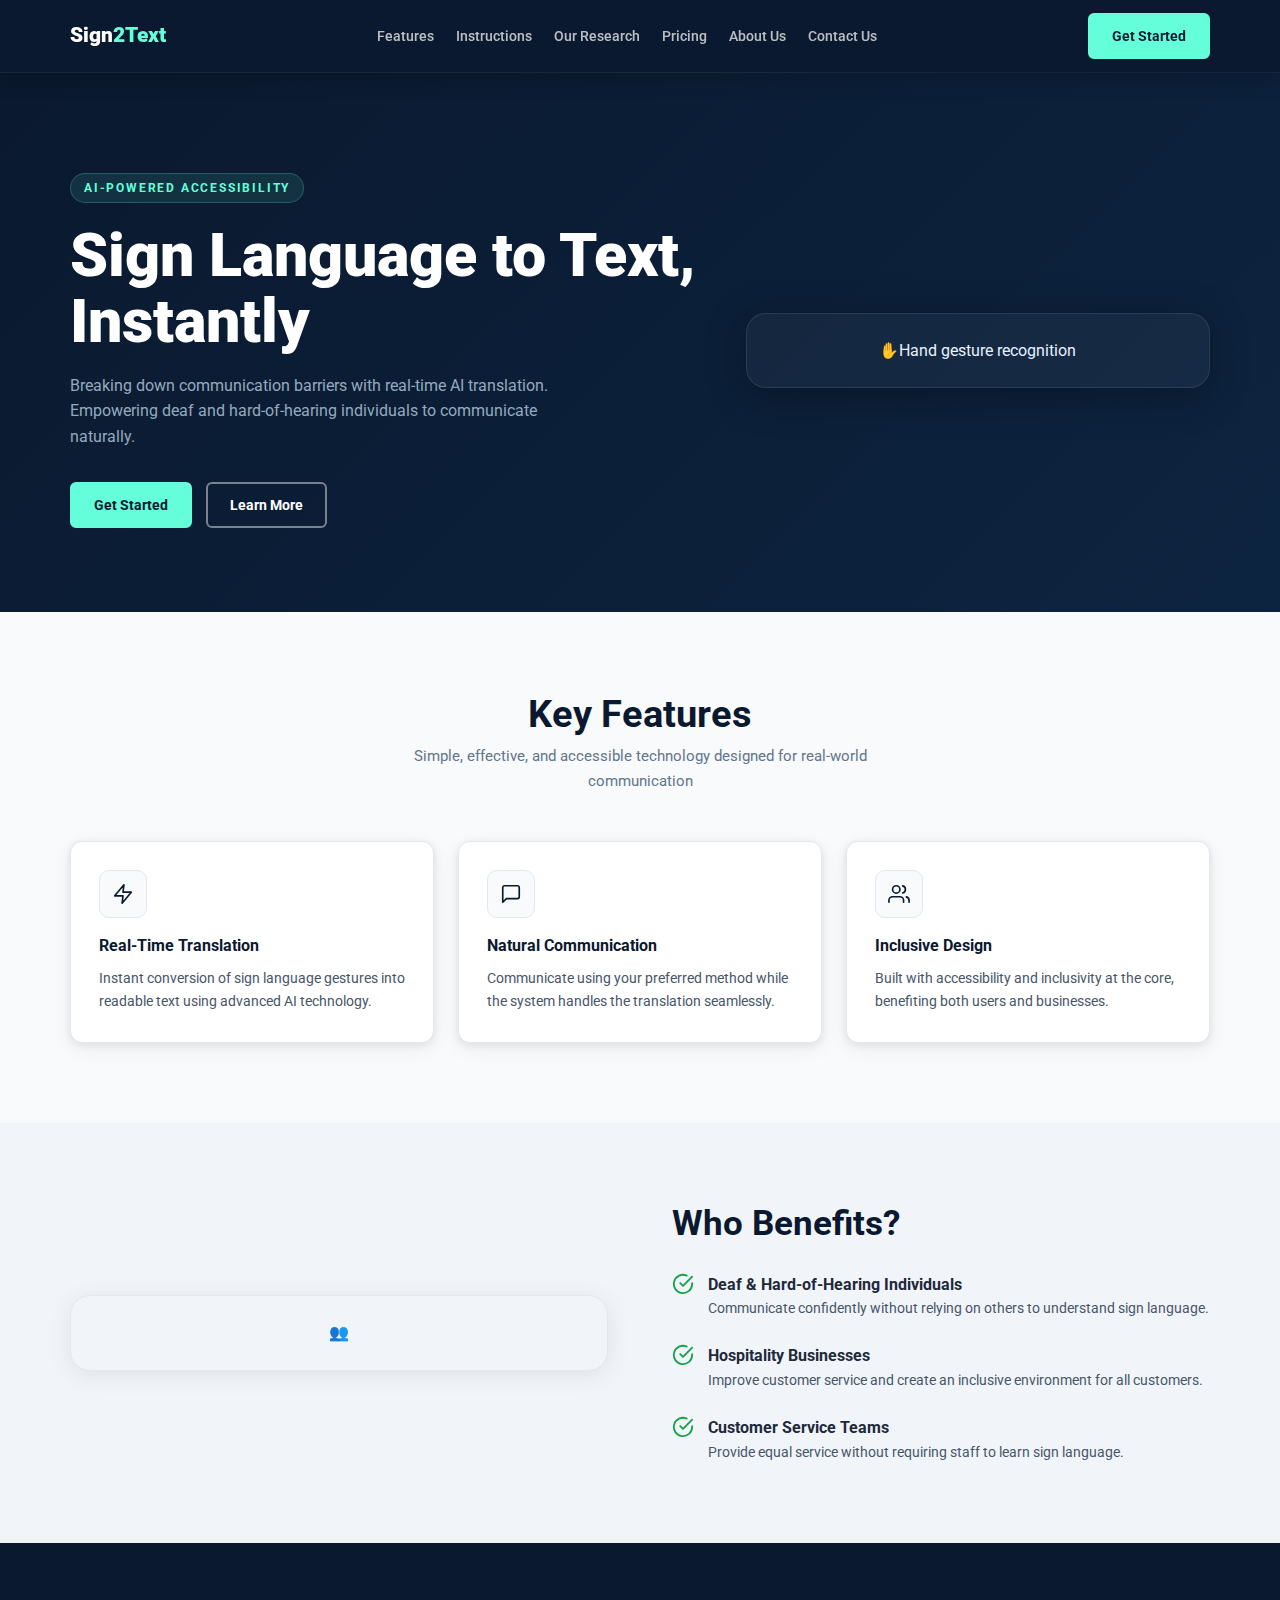
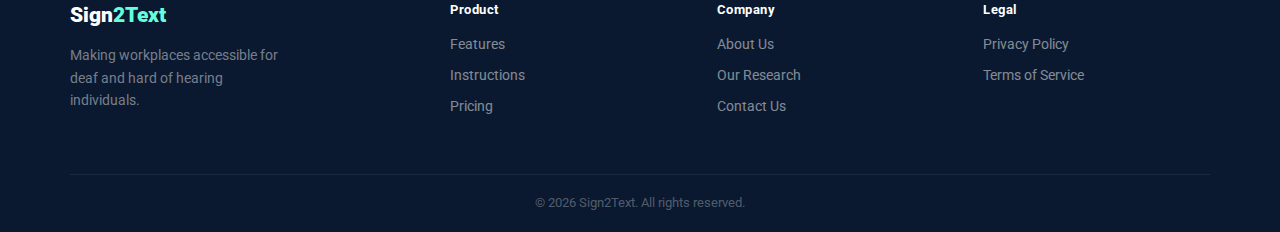
<file: index.html>
<!DOCTYPE html>
<html lang="en">
<head>
  <meta charset="UTF-8" />
  <meta name="viewport" content="width=device-width, initial-scale=1.0" />
  <title>Sign2Text | Sign Language to Text, Instantly</title>
  <link rel="preconnect" href="https://fonts.googleapis.com">
  <link rel="preconnect" href="https://fonts.gstatic.com" crossorigin>
  <link href="https://fonts.googleapis.com/css2?family=Roboto:wght@300;400;500;700;900&display=swap" rel="stylesheet">
  <link rel="stylesheet" href="style.css" />
</head>
<body>

  <header class="site-header">
    <div class="container nav-wrap">
      <a class="logo" href="index.html">Sign<span>2Text</span></a>
      <nav class="main-nav">
        <a href="feature.html">Features</a>
        <a href="instructions.html">Instructions</a>
        <a href="research.html">Our Research</a>
        <a href="pricing.html">Pricing</a>
        <a href="about.html">About Us</a>
        <a href="contact.html">Contact Us</a>
      </nav>
      <a class="btn btn-primary" href="feature.html">Get Started</a>
    </div>
  </header>

  <main>

    <!-- HERO -->
    <section class="hero">
      <div class="container hero-grid">
        <div>
          <span class="hero-pill">AI-Powered Accessibility</span>
          <h1>Sign Language to Text, Instantly</h1>
          <p class="hero-copy">
            Breaking down communication barriers with real-time AI translation.
            Empowering deaf and hard-of-hearing individuals to communicate naturally.
          </p>
          <div class="hero-actions">
            <a class="btn btn-primary" href="feature.html">Get Started</a>
            <a class="btn btn-outline-light" href="instructions.html">Learn More</a>
          </div>
        </div>
        <div class="hero-visual">
          <div class="hero-sign">✋</div>
          <p>Hand gesture recognition</p>
        </div>
      </div>
    </section>

    <!-- KEY FEATURES -->
    <section class="section">
      <div class="container">
        <div class="section-head">
          <h2>Key Features</h2>
          <p>Simple, effective, and accessible technology designed for real-world communication</p>
        </div>
        <div class="cards-grid three">

          <article class="card">
            <div class="icon-box">
              <svg viewBox="0 0 24 24"><polygon points="13 2 3 14 12 14 11 22 21 10 12 10 13 2"/></svg>
            </div>
            <h3>Real-Time Translation</h3>
            <p>Instant conversion of sign language gestures into readable text using advanced AI technology.</p>
          </article>

          <article class="card">
            <div class="icon-box">
              <svg viewBox="0 0 24 24"><path d="M21 15a2 2 0 0 1-2 2H7l-4 4V5a2 2 0 0 1 2-2h14a2 2 0 0 1 2 2z"/></svg>
            </div>
            <h3>Natural Communication</h3>
            <p>Communicate using your preferred method while the system handles the translation seamlessly.</p>
          </article>

          <article class="card">
            <div class="icon-box">
              <svg viewBox="0 0 24 24"><path d="M17 21v-2a4 4 0 0 0-4-4H5a4 4 0 0 0-4 4v2"/><circle cx="9" cy="7" r="4"/><path d="M23 21v-2a4 4 0 0 0-3-3.87"/><path d="M16 3.13a4 4 0 0 1 0 7.75"/></svg>
            </div>
            <h3>Inclusive Design</h3>
            <p>Built with accessibility and inclusivity at the core, benefiting both users and businesses.</p>
          </article>

        </div>
      </div>
    </section>

    <!-- WHO BENEFITS -->
    <section class="section alt">
      <div class="container split-layout">
        <div class="split-visual">👥</div>
        <div>
          <h2 style="font-size:clamp(1.7rem,3.5vw,2.2rem);color:var(--navy);margin-bottom:28px;line-height:1.15;">Who Benefits?</h2>
          <div class="check-list">

            <div class="check-item">
              <svg viewBox="0 0 24 24"><path d="M22 11.08V12a10 10 0 1 1-5.93-9.14"/><polyline points="22 4 12 14.01 9 11.01"/></svg>
              <div>
                <h4>Deaf &amp; Hard-of-Hearing Individuals</h4>
                <p>Communicate confidently without relying on others to understand sign language.</p>
              </div>
            </div>

            <div class="check-item">
              <svg viewBox="0 0 24 24"><path d="M22 11.08V12a10 10 0 1 1-5.93-9.14"/><polyline points="22 4 12 14.01 9 11.01"/></svg>
              <div>
                <h4>Hospitality Businesses</h4>
                <p>Improve customer service and create an inclusive environment for all customers.</p>
              </div>
            </div>

            <div class="check-item">
              <svg viewBox="0 0 24 24"><path d="M22 11.08V12a10 10 0 1 1-5.93-9.14"/><polyline points="22 4 12 14.01 9 11.01"/></svg>
              <div>
                <h4>Customer Service Teams</h4>
                <p>Provide equal service without requiring staff to learn sign language.</p>
              </div>
            </div>

          </div>
        </div>
      </div>
    </section>

  </main>

  <footer class="site-footer">
    <div class="container">
      <div class="footer-grid">
        <div class="footer-brand">
          <a class="logo" href="index.html">Sign<span>2Text</span></a>
          <p class="footer-tagline">Making workplaces accessible for deaf and hard of hearing individuals.</p>
        </div>
        <div class="footer-col">
          <h4>Product</h4>
          <a href="feature.html">Features</a>
          <a href="instructions.html">Instructions</a>
          <a href="pricing.html">Pricing</a>
        </div>
        <div class="footer-col">
          <h4>Company</h4>
          <a href="about.html">About Us</a>
          <a href="research.html">Our Research</a>
          <a href="contact.html">Contact Us</a>
        </div>
        <div class="footer-col">
          <h4>Legal</h4>
          <a href="#">Privacy Policy</a>
          <a href="#">Terms of Service</a>
        </div>
      </div>
      <div class="footer-bottom">© 2026 Sign2Text. All rights reserved.</div>
    </div>
  </footer>

</body>
</html>
</file>
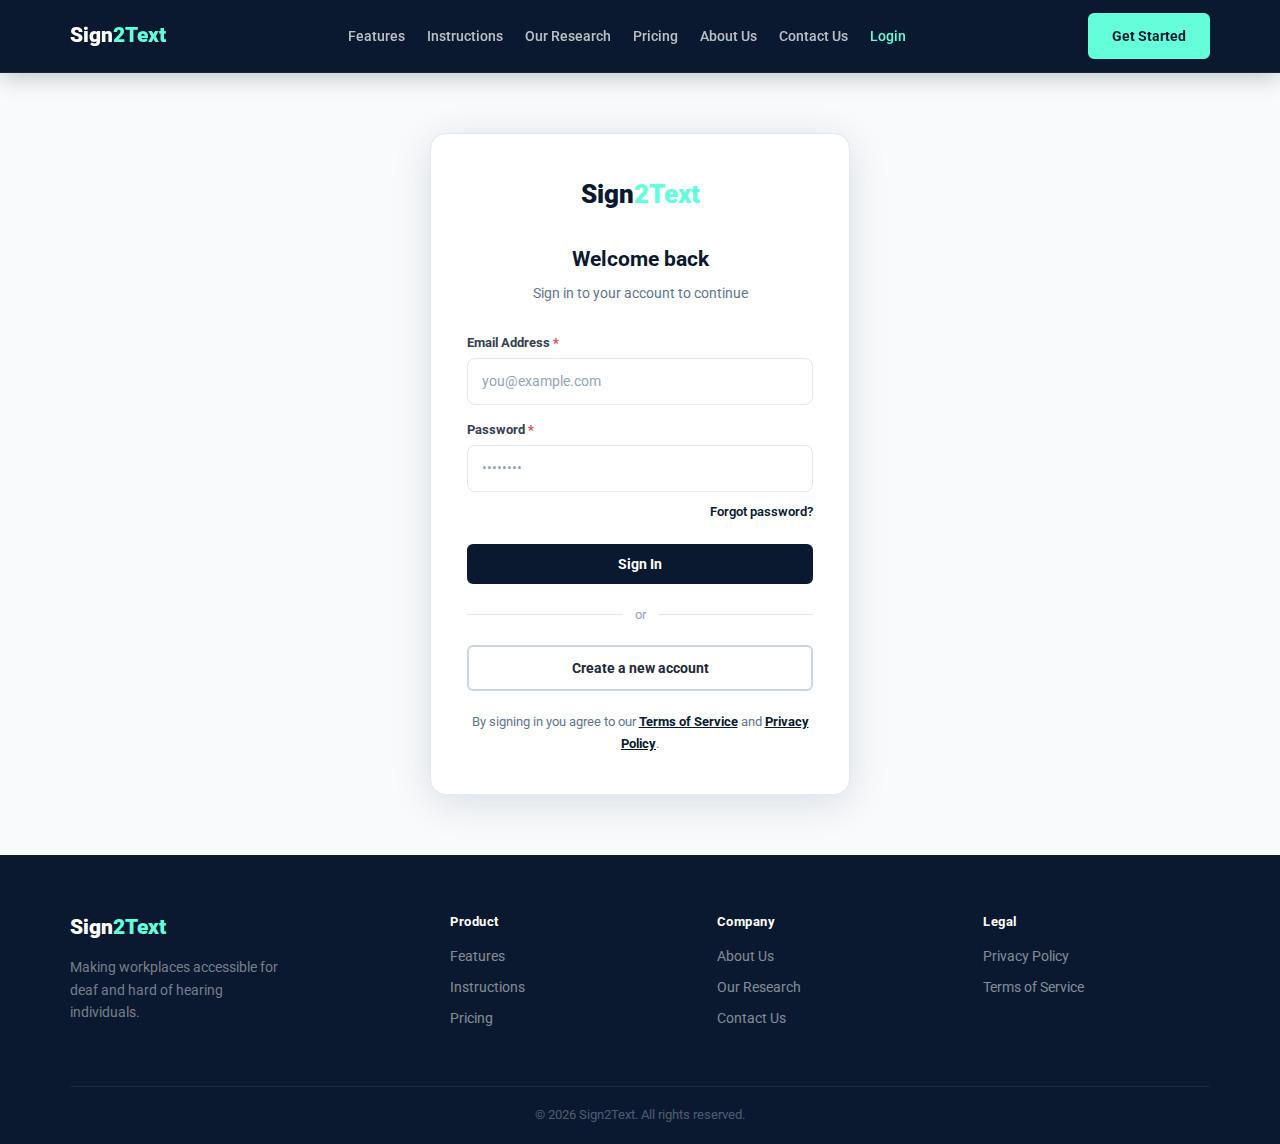
<file: login.html>
<!DOCTYPE html>
<html lang="en">
<head>
  <meta charset="UTF-8" />
  <meta name="viewport" content="width=device-width, initial-scale=1.0" />
  <title>Sign2Text | Login</title>
  <link rel="preconnect" href="https://fonts.googleapis.com">
  <link rel="preconnect" href="https://fonts.gstatic.com" crossorigin>
  <link href="https://fonts.googleapis.com/css2?family=Roboto:wght@300;400;500;700;900&display=swap" rel="stylesheet">
  <link rel="stylesheet" href="style.css" />

  <!-- Internal CSS -->
  <style>
    .login-wrapper {
      min-height: calc(100vh - 72px - 180px);
      display: flex;
      align-items: center;
      justify-content: center;
      padding: 60px 24px;
      background: var(--bg);
    }
    .login-card {
      background: #fff;
      border: 1px solid var(--border);
      border-radius: 16px;
      padding: 40px 36px;
      width: 100%;
      max-width: 420px;
      box-shadow: 0 8px 40px rgba(10,25,47,0.12);
    }
    .login-logo {
      text-align: center;
      margin-bottom: 28px;
    }
    .login-logo span {
      font-size: 1.6rem;
      font-weight: 900;
      color: var(--navy);
    }
    .login-logo span em {
      color: var(--cyan);
      font-style: normal;
    }
    .login-card h1 {
      font-size: 1.3rem;
      font-weight: 700;
      color: var(--navy);
      text-align: center;
      margin-bottom: 6px;
    }
    .login-card .sub {
      text-align: center;
      font-size: 0.87rem;
      color: #64748b;
      margin-bottom: 28px;
    }
    .login-footer-text {
      text-align: center;
      font-size: 0.84rem;
      color: #64748b;
      margin-top: 20px;
    }
    .login-footer-text a {
      color: var(--navy);
      font-weight: 700;
      text-decoration: underline;
    }
    .divider-text {
      display: flex;
      align-items: center;
      gap: 12px;
      margin: 20px 0;
      color: #94a3b8;
      font-size: 0.82rem;
    }
    .divider-text::before,
    .divider-text::after {
      content: '';
      flex: 1;
      height: 1px;
      background: var(--border);
    }
    .forgot-link {
      font-size: 0.82rem;
      color: var(--navy);
      font-weight: 600;
      text-align: right;
      display: block;
      margin-top: 4px;
    }
    .forgot-link:hover { text-decoration: underline; }
  </style>
</head>
<body>

  <header class="site-header">
    <div class="container nav-wrap">
      <a class="logo" href="index.html">Sign<span>2Text</span></a>
      <nav class="main-nav">
        <a href="feature.html">Features</a>
        <a href="instructions.html">Instructions</a>
        <a href="research.html">Our Research</a>
        <a href="pricing.html">Pricing</a>
        <a href="about.html">About Us</a>
        <a href="contact.html">Contact Us</a>
        <a href="login.html" class="active">Login</a>
      </nav>
      <a class="btn btn-primary" href="feature.html">Get Started</a>
    </div>
  </header>

  <main>
    <div class="login-wrapper">
      <div class="login-card">

        <div class="login-logo">
          <span>Sign<em>2Text</em></span>
        </div>

        <h1>Welcome back</h1>
        <p class="sub">Sign in to your account to continue</p>

        <form class="cform" action="#" method="post">
          <div class="form-field">
            <label for="loginEmail">Email Address <span>*</span></label>
            <input id="loginEmail" type="email" placeholder="you@example.com" required />
          </div>
          <div class="form-field">
            <label for="loginPassword">Password <span>*</span></label>
            <input id="loginPassword" type="password" placeholder="••••••••" required />
            <a class="forgot-link" href="contact.html">Forgot password?</a>
          </div>
          <button type="submit" class="btn btn-dark full" style="margin-top:8px;">Sign In</button>
        </form>

        <div class="divider-text">or</div>

        <a class="btn btn-secondary full" href="contact.html">Create a new account</a>

        <p class="login-footer-text">
          By signing in you agree to our
          <a href="terms.html">Terms of Service</a> and
          <a href="privacy.html">Privacy Policy</a>.
        </p>

      </div>
    </div>
  </main>

  <footer class="site-footer">
    <div class="container">
      <div class="footer-grid">
        <div class="footer-brand">
          <a class="logo" href="index.html">Sign<span>2Text</span></a>
          <p class="footer-tagline">Making workplaces accessible for deaf and hard of hearing individuals.</p>
        </div>
        <div class="footer-col">
          <h4>Product</h4>
          <a href="feature.html">Features</a>
          <a href="instructions.html">Instructions</a>
          <a href="pricing.html">Pricing</a>
        </div>
        <div class="footer-col">
          <h4>Company</h4>
          <a href="about.html">About Us</a>
          <a href="research.html">Our Research</a>
          <a href="contact.html">Contact Us</a>
        </div>
        <div class="footer-col">
          <h4>Legal</h4>
          <a href="privacy.html">Privacy Policy</a>
          <a href="terms.html">Terms of Service</a>
        </div>
      </div>
      <div class="footer-bottom">© 2026 Sign2Text. All rights reserved.</div>
    </div>
  </footer>

</body>
</html>
</file>
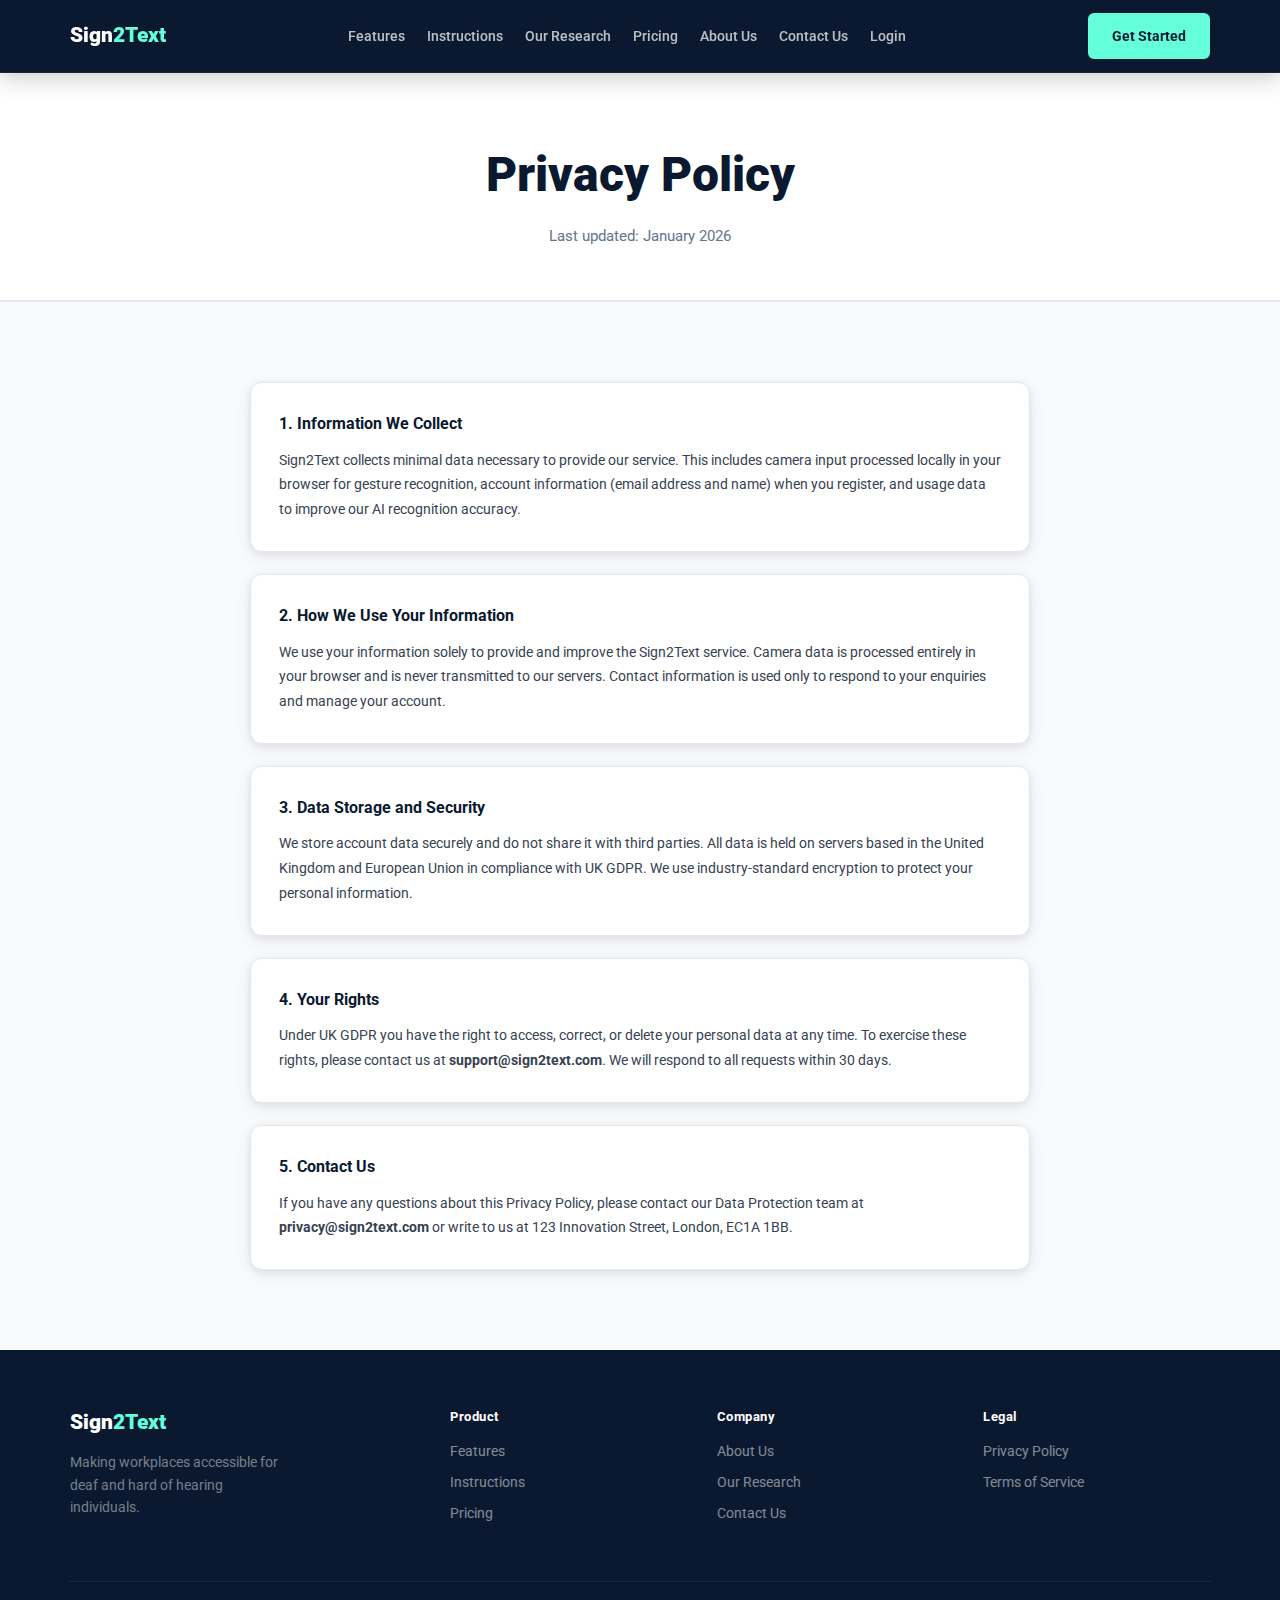
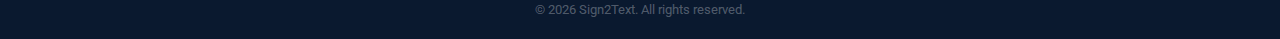
<file: privacy.html>
<!DOCTYPE html>
<html lang="en">
<head>
  <meta charset="UTF-8" />
  <meta name="viewport" content="width=device-width, initial-scale=1.0" />
  <title>Sign2Text | Privacy Policy</title>
  <link rel="preconnect" href="https://fonts.googleapis.com">
  <link rel="preconnect" href="https://fonts.gstatic.com" crossorigin>
  <link href="https://fonts.googleapis.com/css2?family=Roboto:wght@300;400;500;700;900&display=swap" rel="stylesheet">
  <link rel="stylesheet" href="style.css" />
</head>
<body>

  <header class="site-header">
    <div class="container nav-wrap">
      <a class="logo" href="index.html">Sign<span>2Text</span></a>
      <nav class="main-nav">
        <a href="feature.html">Features</a>
        <a href="instructions.html">Instructions</a>
        <a href="research.html">Our Research</a>
        <a href="pricing.html">Pricing</a>
        <a href="about.html">About Us</a>
        <a href="contact.html">Contact Us</a>
        <a href="login.html">Login</a>
      </nav>
      <a class="btn btn-primary" href="feature.html">Get Started</a>
    </div>
  </header>

  <div class="page-hero">
    <h1>Privacy Policy</h1>
    <p>Last updated: January 2026</p>
  </div>
  <hr class="divider">

  <main>
    <section class="section">
      <div class="container narrow">
        <div class="research-body">

          <div class="solution-box">
            <h3>1. Information We Collect</h3>
            <p>
              Sign2Text collects minimal data necessary to provide our service. This includes camera input processed
              locally in your browser for gesture recognition, account information (email address and name) when you
              register, and usage data to improve our AI recognition accuracy.
            </p>
          </div>

          <div class="solution-box">
            <h3>2. How We Use Your Information</h3>
            <p>
              We use your information solely to provide and improve the Sign2Text service. Camera data is processed
              entirely in your browser and is never transmitted to our servers. Contact information is used only to
              respond to your enquiries and manage your account.
            </p>
          </div>

          <div class="solution-box">
            <h3>3. Data Storage and Security</h3>
            <p>
              We store account data securely and do not share it with third parties. All data is held on servers
              based in the United Kingdom and European Union in compliance with UK GDPR. We use industry-standard
              encryption to protect your personal information.
            </p>
          </div>

          <div class="solution-box">
            <h3>4. Your Rights</h3>
            <p>
              Under UK GDPR you have the right to access, correct, or delete your personal data at any time.
              To exercise these rights, please contact us at <strong>support@sign2text.com</strong>. We will
              respond to all requests within 30 days.
            </p>
          </div>

          <div class="solution-box">
            <h3>5. Contact Us</h3>
            <p>
              If you have any questions about this Privacy Policy, please contact our Data Protection team at
              <strong>privacy@sign2text.com</strong> or write to us at 123 Innovation Street, London, EC1A 1BB.
            </p>
          </div>

        </div>
      </div>
    </section>
  </main>

  <footer class="site-footer">
    <div class="container">
      <div class="footer-grid">
        <div class="footer-brand">
          <a class="logo" href="index.html">Sign<span>2Text</span></a>
          <p class="footer-tagline">Making workplaces accessible for deaf and hard of hearing individuals.</p>
        </div>
        <div class="footer-col">
          <h4>Product</h4>
          <a href="feature.html">Features</a>
          <a href="instructions.html">Instructions</a>
          <a href="pricing.html">Pricing</a>
        </div>
        <div class="footer-col">
          <h4>Company</h4>
          <a href="about.html">About Us</a>
          <a href="research.html">Our Research</a>
          <a href="contact.html">Contact Us</a>
        </div>
        <div class="footer-col">
          <h4>Legal</h4>
          <a href="privacy.html">Privacy Policy</a>
          <a href="terms.html">Terms of Service</a>
        </div>
      </div>
      <div class="footer-bottom">© 2026 Sign2Text. All rights reserved.</div>
    </div>
  </footer>

</body>
</html>
</file>
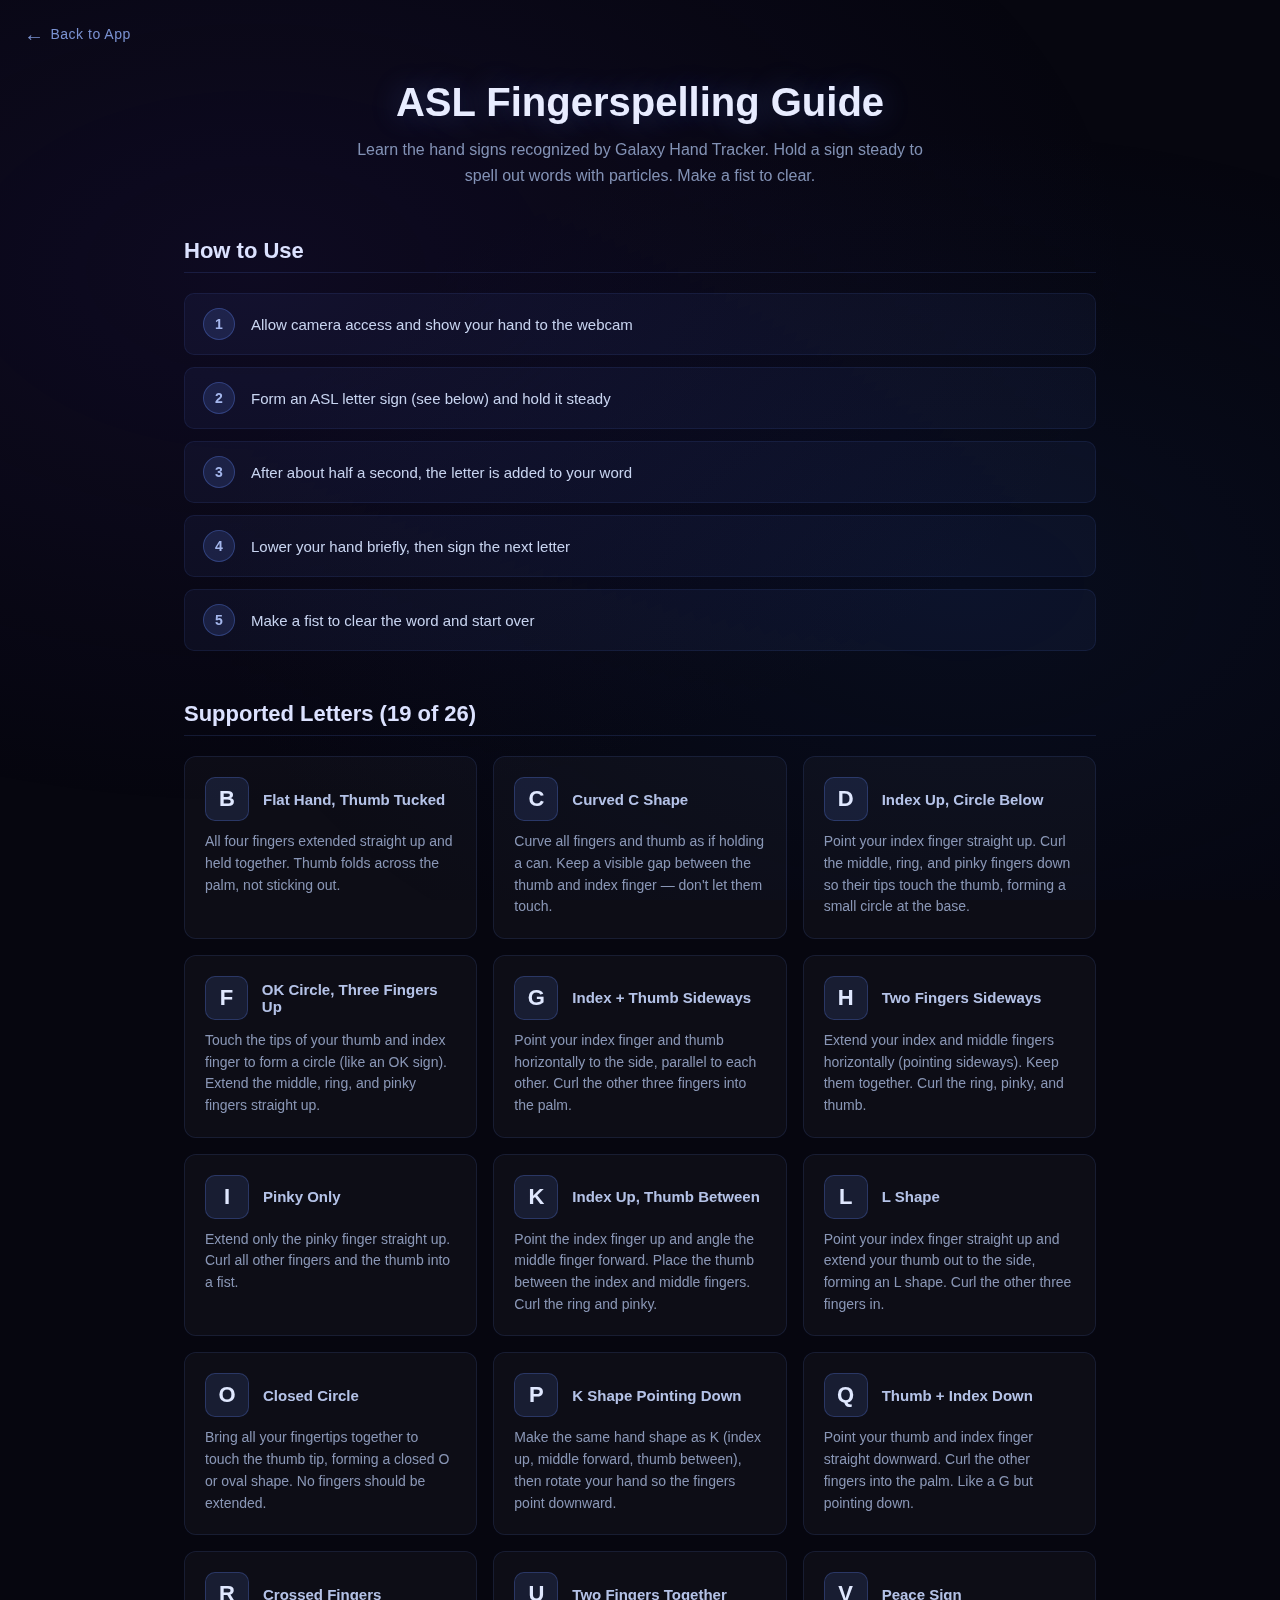
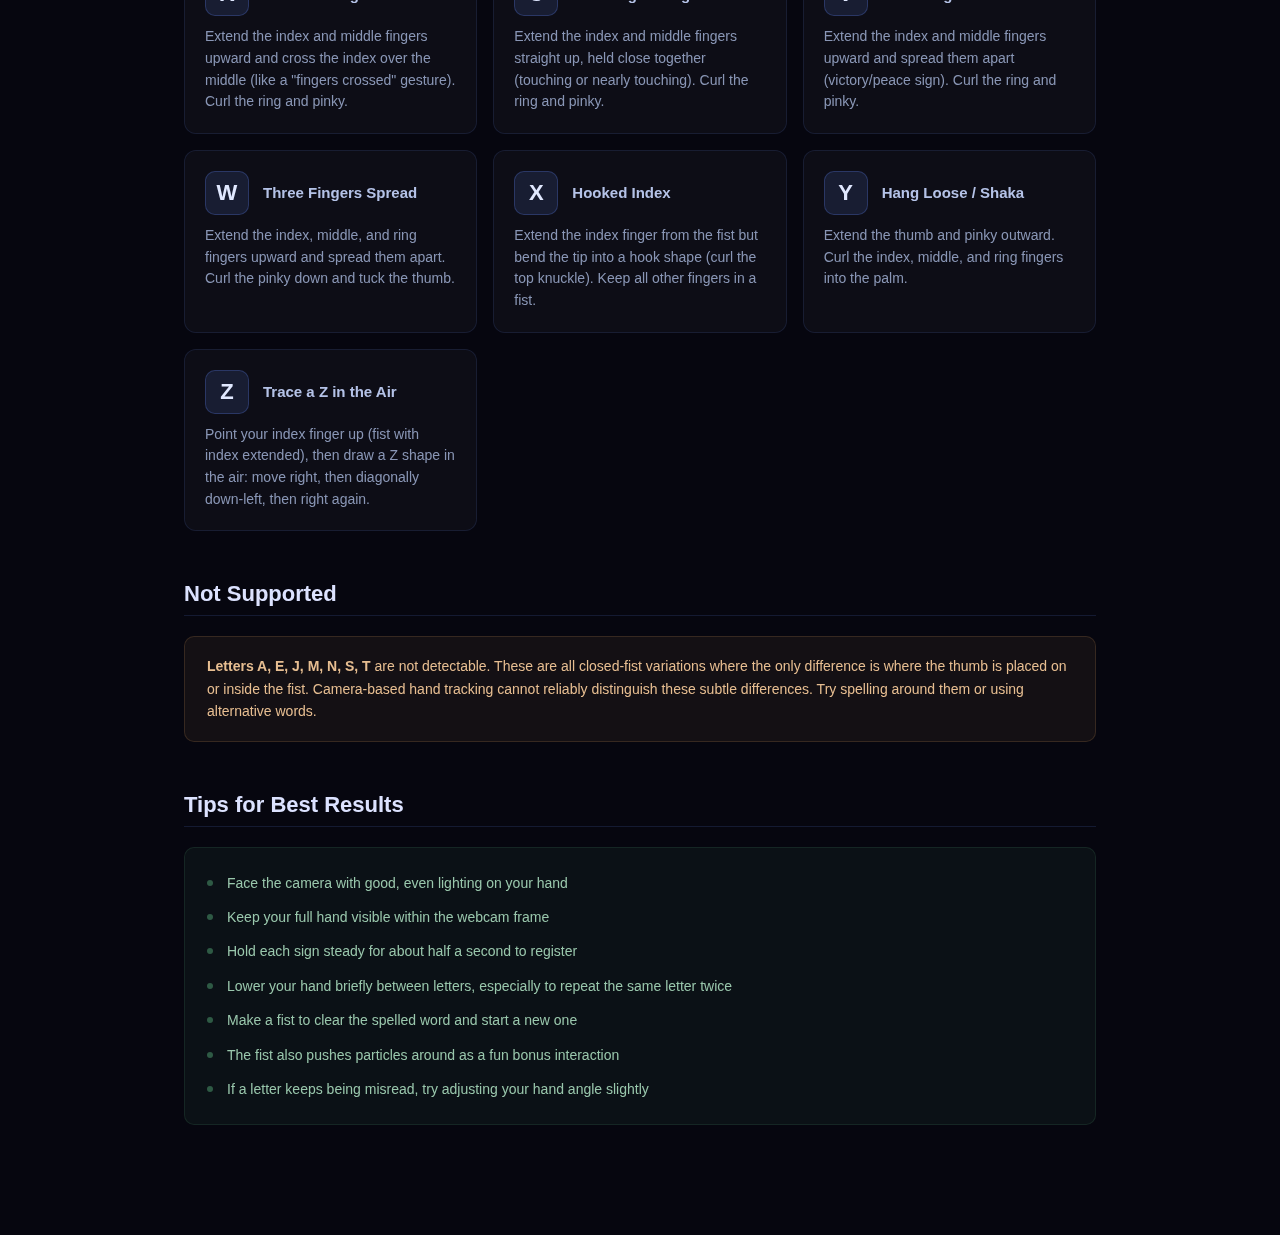
<file: tutorial.html>
<!DOCTYPE html>
<html lang="en">
<head>
  <meta charset="UTF-8" />
  <meta name="viewport" content="width=device-width, initial-scale=1.0" />
  <title>ASL Tutorial — Galaxy Hand Tracker</title>
  <style>
    * { margin: 0; padding: 0; box-sizing: border-box; }

    body {
      background: #06060f;
      color: #c8d4f0;
      font-family: 'Segoe UI', Arial, sans-serif;
      min-height: 100vh;
    }

    /* ─── Background stars ───────────────────────────────────── */
    body::before {
      content: '';
      position: fixed;
      inset: 0;
      background:
        radial-gradient(ellipse at 20% 30%, rgba(40, 25, 90, 0.25) 0%, transparent 60%),
        radial-gradient(ellipse at 75% 65%, rgba(15, 40, 90, 0.2) 0%, transparent 55%);
      pointer-events: none;
      z-index: 0;
    }

    /* ─── Back Button ────────────────────────────────────────── */
    .back-link {
      position: fixed;
      top: 24px;
      left: 24px;
      color: rgba(150, 180, 255, 0.8);
      text-decoration: none;
      font-size: 14px;
      letter-spacing: 0.5px;
      z-index: 100;
      display: flex;
      align-items: center;
      gap: 6px;
      transition: color 0.2s;
    }
    .back-link:hover { color: #fff; }
    .back-link .arrow {
      font-size: 20px;
      line-height: 1;
    }

    /* ─── Main Container ─────────────────────────────────────── */
    .container {
      position: relative;
      z-index: 1;
      max-width: 960px;
      margin: 0 auto;
      padding: 80px 24px 60px;
    }

    h1 {
      font-size: 40px;
      font-weight: 700;
      color: #e8ecff;
      text-align: center;
      margin-bottom: 12px;
      text-shadow: 0 0 30px rgba(100, 140, 255, 0.3);
    }

    .subtitle {
      text-align: center;
      font-size: 16px;
      color: rgba(160, 180, 220, 0.8);
      margin-bottom: 50px;
      line-height: 1.6;
      max-width: 600px;
      margin-left: auto;
      margin-right: auto;
    }

    /* ─── How To Section ─────────────────────────────────────── */
    .section-title {
      font-size: 22px;
      color: #dce2ff;
      margin-bottom: 20px;
      padding-bottom: 8px;
      border-bottom: 1px solid rgba(100, 140, 255, 0.15);
    }

    .steps {
      display: flex;
      flex-direction: column;
      gap: 12px;
      margin-bottom: 50px;
    }

    .step {
      display: flex;
      align-items: center;
      gap: 16px;
      padding: 14px 18px;
      background: rgba(100, 140, 255, 0.06);
      border: 1px solid rgba(100, 140, 255, 0.1);
      border-radius: 10px;
    }

    .step-num {
      flex-shrink: 0;
      width: 32px;
      height: 32px;
      border-radius: 50%;
      background: rgba(100, 140, 255, 0.15);
      border: 1px solid rgba(100, 140, 255, 0.3);
      color: rgba(180, 200, 255, 0.9);
      font-size: 14px;
      font-weight: 600;
      display: flex;
      align-items: center;
      justify-content: center;
    }

    .step-text {
      font-size: 15px;
      line-height: 1.4;
    }

    /* ─── Signs Grid ─────────────────────────────────────────── */
    .signs-grid {
      display: grid;
      grid-template-columns: repeat(auto-fill, minmax(280px, 1fr));
      gap: 16px;
      margin-bottom: 50px;
    }

    .sign-card {
      background: rgba(255, 255, 255, 0.03);
      border: 1px solid rgba(100, 140, 255, 0.12);
      border-radius: 12px;
      padding: 20px;
      transition: border-color 0.2s, background 0.2s;
    }
    .sign-card:hover {
      border-color: rgba(100, 140, 255, 0.35);
      background: rgba(100, 140, 255, 0.06);
    }

    .sign-header {
      display: flex;
      align-items: center;
      gap: 14px;
      margin-bottom: 10px;
    }

    .sign-letter {
      width: 44px;
      height: 44px;
      border-radius: 10px;
      background: rgba(100, 140, 255, 0.12);
      border: 1px solid rgba(100, 140, 255, 0.25);
      color: #e0e8ff;
      font-size: 22px;
      font-weight: 700;
      display: flex;
      align-items: center;
      justify-content: center;
    }

    .sign-name {
      font-size: 15px;
      font-weight: 600;
      color: rgba(200, 215, 255, 0.9);
    }

    .sign-desc {
      font-size: 14px;
      line-height: 1.55;
      color: rgba(160, 175, 210, 0.85);
    }

    /* ─── Unsupported & Tips ─────────────────────────────────── */
    .info-box {
      padding: 18px 22px;
      border-radius: 10px;
      margin-bottom: 50px;
      font-size: 14px;
      line-height: 1.6;
    }

    .info-box.warning {
      background: rgba(255, 180, 100, 0.06);
      border: 1px solid rgba(255, 180, 100, 0.15);
      color: rgba(255, 210, 160, 0.9);
    }

    .info-box.tips {
      background: rgba(100, 200, 140, 0.06);
      border: 1px solid rgba(100, 200, 140, 0.12);
      color: rgba(170, 220, 190, 0.9);
    }

    .info-box strong {
      color: inherit;
      font-weight: 600;
    }

    .tips-list {
      list-style: none;
      padding: 0;
    }
    .tips-list li {
      padding: 6px 0;
      padding-left: 20px;
      position: relative;
    }
    .tips-list li::before {
      content: '';
      position: absolute;
      left: 0;
      top: 14px;
      width: 6px;
      height: 6px;
      border-radius: 50%;
      background: rgba(100, 200, 140, 0.4);
    }

    /* ─── Mobile ─────────────────────────────────────────────── */
    @media (max-width: 600px) {
      .container { padding: 70px 16px 40px; }
      h1 { font-size: 28px; }
      .subtitle { font-size: 14px; }
      .signs-grid { grid-template-columns: 1fr; }
      .back-link { top: 16px; left: 16px; }
    }
  </style>
</head>
<body>

  <a href="index.html" class="back-link"><span class="arrow">&larr;</span> Back to App</a>

  <div class="container">
    <h1>ASL Fingerspelling Guide</h1>
    <p class="subtitle">Learn the hand signs recognized by Galaxy Hand Tracker. Hold a sign steady to spell out words with particles. Make a fist to clear.</p>

    <!-- How to Use -->
    <h2 class="section-title">How to Use</h2>
    <div class="steps">
      <div class="step">
        <span class="step-num">1</span>
        <span class="step-text">Allow camera access and show your hand to the webcam</span>
      </div>
      <div class="step">
        <span class="step-num">2</span>
        <span class="step-text">Form an ASL letter sign (see below) and hold it steady</span>
      </div>
      <div class="step">
        <span class="step-num">3</span>
        <span class="step-text">After about half a second, the letter is added to your word</span>
      </div>
      <div class="step">
        <span class="step-num">4</span>
        <span class="step-text">Lower your hand briefly, then sign the next letter</span>
      </div>
      <div class="step">
        <span class="step-num">5</span>
        <span class="step-text">Make a fist to clear the word and start over</span>
      </div>
    </div>

    <!-- Supported Letters -->
    <h2 class="section-title">Supported Letters (19 of 26)</h2>
    <div class="signs-grid">

      <div class="sign-card">
        <div class="sign-header">
          <div class="sign-letter">B</div>
          <div class="sign-name">Flat Hand, Thumb Tucked</div>
        </div>
        <div class="sign-desc">All four fingers extended straight up and held together. Thumb folds across the palm, not sticking out.</div>
      </div>

      <div class="sign-card">
        <div class="sign-header">
          <div class="sign-letter">C</div>
          <div class="sign-name">Curved C Shape</div>
        </div>
        <div class="sign-desc">Curve all fingers and thumb as if holding a can. Keep a visible gap between the thumb and index finger — don't let them touch.</div>
      </div>

      <div class="sign-card">
        <div class="sign-header">
          <div class="sign-letter">D</div>
          <div class="sign-name">Index Up, Circle Below</div>
        </div>
        <div class="sign-desc">Point your index finger straight up. Curl the middle, ring, and pinky fingers down so their tips touch the thumb, forming a small circle at the base.</div>
      </div>

      <div class="sign-card">
        <div class="sign-header">
          <div class="sign-letter">F</div>
          <div class="sign-name">OK Circle, Three Fingers Up</div>
        </div>
        <div class="sign-desc">Touch the tips of your thumb and index finger to form a circle (like an OK sign). Extend the middle, ring, and pinky fingers straight up.</div>
      </div>

      <div class="sign-card">
        <div class="sign-header">
          <div class="sign-letter">G</div>
          <div class="sign-name">Index + Thumb Sideways</div>
        </div>
        <div class="sign-desc">Point your index finger and thumb horizontally to the side, parallel to each other. Curl the other three fingers into the palm.</div>
      </div>

      <div class="sign-card">
        <div class="sign-header">
          <div class="sign-letter">H</div>
          <div class="sign-name">Two Fingers Sideways</div>
        </div>
        <div class="sign-desc">Extend your index and middle fingers horizontally (pointing sideways). Keep them together. Curl the ring, pinky, and thumb.</div>
      </div>

      <div class="sign-card">
        <div class="sign-header">
          <div class="sign-letter">I</div>
          <div class="sign-name">Pinky Only</div>
        </div>
        <div class="sign-desc">Extend only the pinky finger straight up. Curl all other fingers and the thumb into a fist.</div>
      </div>

      <div class="sign-card">
        <div class="sign-header">
          <div class="sign-letter">K</div>
          <div class="sign-name">Index Up, Thumb Between</div>
        </div>
        <div class="sign-desc">Point the index finger up and angle the middle finger forward. Place the thumb between the index and middle fingers. Curl the ring and pinky.</div>
      </div>

      <div class="sign-card">
        <div class="sign-header">
          <div class="sign-letter">L</div>
          <div class="sign-name">L Shape</div>
        </div>
        <div class="sign-desc">Point your index finger straight up and extend your thumb out to the side, forming an L shape. Curl the other three fingers in.</div>
      </div>

      <div class="sign-card">
        <div class="sign-header">
          <div class="sign-letter">O</div>
          <div class="sign-name">Closed Circle</div>
        </div>
        <div class="sign-desc">Bring all your fingertips together to touch the thumb tip, forming a closed O or oval shape. No fingers should be extended.</div>
      </div>

      <div class="sign-card">
        <div class="sign-header">
          <div class="sign-letter">P</div>
          <div class="sign-name">K Shape Pointing Down</div>
        </div>
        <div class="sign-desc">Make the same hand shape as K (index up, middle forward, thumb between), then rotate your hand so the fingers point downward.</div>
      </div>

      <div class="sign-card">
        <div class="sign-header">
          <div class="sign-letter">Q</div>
          <div class="sign-name">Thumb + Index Down</div>
        </div>
        <div class="sign-desc">Point your thumb and index finger straight downward. Curl the other fingers into the palm. Like a G but pointing down.</div>
      </div>

      <div class="sign-card">
        <div class="sign-header">
          <div class="sign-letter">R</div>
          <div class="sign-name">Crossed Fingers</div>
        </div>
        <div class="sign-desc">Extend the index and middle fingers upward and cross the index over the middle (like a "fingers crossed" gesture). Curl the ring and pinky.</div>
      </div>

      <div class="sign-card">
        <div class="sign-header">
          <div class="sign-letter">U</div>
          <div class="sign-name">Two Fingers Together</div>
        </div>
        <div class="sign-desc">Extend the index and middle fingers straight up, held close together (touching or nearly touching). Curl the ring and pinky.</div>
      </div>

      <div class="sign-card">
        <div class="sign-header">
          <div class="sign-letter">V</div>
          <div class="sign-name">Peace Sign</div>
        </div>
        <div class="sign-desc">Extend the index and middle fingers upward and spread them apart (victory/peace sign). Curl the ring and pinky.</div>
      </div>

      <div class="sign-card">
        <div class="sign-header">
          <div class="sign-letter">W</div>
          <div class="sign-name">Three Fingers Spread</div>
        </div>
        <div class="sign-desc">Extend the index, middle, and ring fingers upward and spread them apart. Curl the pinky down and tuck the thumb.</div>
      </div>

      <div class="sign-card">
        <div class="sign-header">
          <div class="sign-letter">X</div>
          <div class="sign-name">Hooked Index</div>
        </div>
        <div class="sign-desc">Extend the index finger from the fist but bend the tip into a hook shape (curl the top knuckle). Keep all other fingers in a fist.</div>
      </div>

      <div class="sign-card">
        <div class="sign-header">
          <div class="sign-letter">Y</div>
          <div class="sign-name">Hang Loose / Shaka</div>
        </div>
        <div class="sign-desc">Extend the thumb and pinky outward. Curl the index, middle, and ring fingers into the palm.</div>
      </div>

      <div class="sign-card">
        <div class="sign-header">
          <div class="sign-letter">Z</div>
          <div class="sign-name">Trace a Z in the Air</div>
        </div>
        <div class="sign-desc">Point your index finger up (fist with index extended), then draw a Z shape in the air: move right, then diagonally down-left, then right again.</div>
      </div>

    </div>

    <!-- Not Supported -->
    <h2 class="section-title">Not Supported</h2>
    <div class="info-box warning">
      <strong>Letters A, E, J, M, N, S, T</strong> are not detectable. These are all closed-fist variations where the only difference is where the thumb is placed on or inside the fist. Camera-based hand tracking cannot reliably distinguish these subtle differences. Try spelling around them or using alternative words.
    </div>

    <!-- Tips -->
    <h2 class="section-title">Tips for Best Results</h2>
    <div class="info-box tips">
      <ul class="tips-list">
        <li>Face the camera with good, even lighting on your hand</li>
        <li>Keep your full hand visible within the webcam frame</li>
        <li>Hold each sign steady for about half a second to register</li>
        <li>Lower your hand briefly between letters, especially to repeat the same letter twice</li>
        <li>Make a fist to clear the spelled word and start a new one</li>
        <li>The fist also pushes particles around as a fun bonus interaction</li>
        <li>If a letter keeps being misread, try adjusting your hand angle slightly</li>
      </ul>
    </div>

  </div>
</body>
</html>
</file>
<file: style.css>
:root {
  --navy: #0A192F;
  --navy-2: #112240;
  --cyan: #64FFDA;
  --cyan-dark: #4de8c4;
  --text: #e6f1ff;
  --muted: #64748b;
  --white: #ffffff;
  --bg: #f8fafc;
  --card-bg: #ffffff;
  --border: #e2e8f0;
  --shadow: 0 2px 8px rgba(0,0,0,0.08), 0 6px 20px rgba(0,0,0,0.06);
  --shadow-lg: 0 10px 40px rgba(10,25,47,0.16);
  --shadow-hover: 0 8px 28px rgba(0,0,0,0.14), 0 16px 48px rgba(10,25,47,0.12);
}

* { margin: 0; padding: 0; box-sizing: border-box; }
html { scroll-behavior: smooth; }
body {
  font-family: 'Roboto', sans-serif;
  background: var(--bg);
  color: #1e293b;
  line-height: 1.6;
}
a { text-decoration: none; color: inherit; }
img { max-width: 100%; }
ul { list-style: none; }

.container { width: min(1140px, calc(100% - 48px)); margin: 0 auto; }
.narrow { width: min(780px, calc(100% - 48px)); margin: 0 auto; }

/* ── NAV ─────────────────────────────────────────── */
.site-header {
  position: sticky; top: 0; z-index: 100;
  background: var(--navy);
  border-bottom: 1px solid rgba(255,255,255,0.06);
  box-shadow: 0 4px 24px rgba(0,0,0,0.22);
}
.nav-wrap {
  min-height: 72px;
  display: flex; align-items: center;
  justify-content: space-between; gap: 24px;
}
.logo { color: #fff; font-weight: 900; font-size: 1.3rem; flex-shrink: 0; }
.logo span { color: var(--cyan); }
.main-nav { display: flex; gap: 22px; flex-wrap: wrap; }
.main-nav a {
  color: rgba(255,255,255,0.72); font-size: 0.88rem;
  font-weight: 500; transition: color .15s;
}
.main-nav a:hover, .main-nav a.active { color: var(--cyan); }

/* ── BUTTONS ─────────────────────────────────────── */
.btn {
  display: inline-flex; align-items: center; justify-content: center;
  border-radius: 6px; padding: 10px 22px;
  font-size: 0.88rem; font-weight: 700; font-family: inherit;
  transition: all .18s; border: 2px solid transparent;
  cursor: pointer; white-space: nowrap;
}
.btn-primary { background: var(--cyan); color: var(--navy); border-color: var(--cyan); }
.btn-primary:hover { background: var(--cyan-dark); border-color: var(--cyan-dark); transform: translateY(-1px); }
.btn-secondary { background: transparent; color: #1e293b; border-color: #cbd5e1; }
.btn-secondary:hover { border-color: var(--navy); background: var(--navy); color: #fff; }
.btn-dark { background: var(--navy); color: #fff; border-color: var(--navy); }
.btn-dark:hover { background: var(--navy-2); }
.btn-outline-light { background: transparent; color: #fff; border-color: rgba(255,255,255,0.45); }
.btn-outline-light:hover { border-color: var(--cyan); color: var(--cyan); }
.btn-sm { padding: 7px 16px; font-size: 0.82rem; }
.full { width: 100%; }

/* ── SECTIONS ────────────────────────────────────── */
.section { padding: 80px 0; }
.section.alt { background: #f1f5f9; }
.section-head { text-align: center; margin-bottom: 48px; }
.section-head.left { text-align: left; }
.section-head h1, .section-head h2 {
  font-size: clamp(1.75rem, 3.5vw, 2.4rem);
  line-height: 1.15; color: var(--navy); margin-bottom: 8px;
}
.section-head p { color: var(--muted); max-width: 540px; margin: 0 auto; font-size: 0.95rem; }
.section-head.left p { margin: 0; }
.eyebrow {
  display: inline-block;
  background: rgba(100,255,218,0.1); border: 1px solid rgba(100,255,218,0.28);
  color: #0d7a6a; font-size: 0.72rem; font-weight: 700;
  letter-spacing: 1.6px; text-transform: uppercase;
  padding: 4px 12px; border-radius: 999px; margin-bottom: 12px;
}
.page-intro { color: var(--muted); font-size: 1rem; margin-top: 6px; }
hr.divider { border: none; border-top: 1px solid var(--border); }

/* ── CARDS ───────────────────────────────────────── */
.card {
  background: var(--card-bg); border: 1px solid var(--border);
  border-radius: 12px; padding: 28px; box-shadow: var(--shadow);
  transition: box-shadow .22s, transform .22s;
}
.card:hover {
  box-shadow: var(--shadow-hover);
  transform: translateY(-4px);
}
.cards-grid { display: grid; gap: 24px; }
.cards-grid.three { grid-template-columns: repeat(3, 1fr); }
.cards-grid.two { grid-template-columns: repeat(2, 1fr); }
.icon-box {
  width: 48px; height: 48px; display: grid; place-items: center;
  border: 1px solid var(--border); border-radius: 10px;
  background: #f8fafc; margin-bottom: 16px;
}
.icon-box svg { width: 22px; height: 22px; stroke: var(--navy); fill: none; stroke-width: 1.8; stroke-linecap: round; stroke-linejoin: round; }
.card h3 { font-size: 0.97rem; font-weight: 700; color: var(--navy); margin-bottom: 8px; }
.card p { color: #475569; font-size: 0.9rem; line-height: 1.65; }

/* ── HERO ────────────────────────────────────────── */
.hero {
  background: linear-gradient(135deg, var(--navy) 0%, #0d2440 100%);
  color: var(--text); padding: 100px 0 84px;
}
.hero-grid {
  display: grid; grid-template-columns: 1.15fr 0.85fr;
  gap: 48px; align-items: center;
}
.hero-pill {
  display: inline-block;
  background: rgba(100,255,218,0.1); border: 1px solid rgba(100,255,218,0.22);
  color: var(--cyan); font-size: 0.72rem; font-weight: 700;
  letter-spacing: 1.8px; text-transform: uppercase;
  padding: 5px 13px; border-radius: 999px; margin-bottom: 20px;
}
.hero h1 {
  font-size: clamp(2.3rem, 5vw, 3.8rem); line-height: 1.08;
  font-weight: 900; color: #fff; margin-bottom: 18px;
}
.hero-copy { color: #94aabf; font-size: 1rem; max-width: 480px; }
.hero-actions { display: flex; gap: 14px; flex-wrap: wrap; margin-top: 32px; }
.hero-visual {
  display: flex; align-items: center; justify-content: center;
  background: rgba(255,255,255,0.04);
  border: 1px solid rgba(255,255,255,0.09);
  border-radius: 20px;
  padding: 24px;
  box-shadow: 0 8px 40px rgba(0,0,0,0.3);
}
.hero-gif {
  width: 100%; max-width: 360px; height: auto;
  border-radius: 12px;
  filter: drop-shadow(0 0 20px rgba(100,255,218,0.18));
}

/* ── WHO BENEFITS ────────────────────────────────── */
.split-layout {
  display: grid; grid-template-columns: 1fr 1fr;
  gap: 64px; align-items: center;
}
.split-visual {
  border-radius: 20px; overflow: hidden;
  display: flex; align-items: center; justify-content: center;
  background: #f1f5f9;
  border: 1px solid var(--border);
  padding: 24px;
  box-shadow: 0 4px 24px rgba(0,0,0,0.08);
}
.benefits-img {
  width: 100%; height: auto; display: block;
  border-radius: 12px;
}
.check-list { display: flex; flex-direction: column; gap: 24px; }
.check-item { display: flex; gap: 14px; align-items: flex-start; }
.check-item svg {
  width: 22px; height: 22px; flex-shrink: 0; margin-top: 1px;
  stroke: #16a34a; fill: none; stroke-width: 2;
  stroke-linecap: round; stroke-linejoin: round;
}
.check-item h3 { font-size: 0.93rem; font-weight: 700; color: var(--navy); margin-bottom: 3px; }
.check-item p { font-size: 0.87rem; color: #475569; }

/* ── FOOTER ──────────────────────────────────────── */
.site-footer { background: var(--navy); padding: 56px 0 0; }
.footer-grid {
  display: grid; grid-template-columns: 1.5fr 1fr 1fr 1fr;
  gap: 40px; padding-bottom: 48px;
}
.footer-brand .logo { display: inline-block; margin-bottom: 12px; }
.footer-tagline { font-size: 0.85rem; color: rgba(255,255,255,0.45); line-height: 1.65; max-width: 220px; }
.footer-col h4 { color: #fff; font-size: 0.82rem; font-weight: 700; letter-spacing: .5px; margin-bottom: 14px; }
.footer-col a { display: block; font-size: 0.85rem; color: rgba(255,255,255,0.5); margin-bottom: 9px; transition: color .15s; }
.footer-col a:hover { color: var(--cyan); }
.footer-bottom {
  border-top: 1px solid rgba(255,255,255,0.07);
  padding: 18px 0; text-align: center;
  font-size: 0.8rem; color: rgba(255,255,255,0.3);
}

/* ── PAGE HERO (inner pages) ─────────────────────── */
.page-hero {
  background: #fff; border-bottom: 1px solid var(--border);
  padding: 64px 0 52px; text-align: center;
}
.page-hero-icon {
  width: 64px; height: 64px; display: grid; place-items: center;
  border: 1px solid var(--border); border-radius: 14px;
  background: #f8fafc; margin: 0 auto 20px;
}
.page-hero-icon svg {
  width: 28px; height: 28px; stroke: var(--navy); fill: none;
  stroke-width: 1.8; stroke-linecap: round; stroke-linejoin: round;
}
.page-hero h1 {
  font-size: clamp(2rem, 4vw, 3rem); font-weight: 900;
  color: var(--navy); margin-bottom: 10px;
}
.page-hero p { color: var(--muted); max-width: 540px; margin: 0 auto; font-size: 0.95rem; }

/* ── FEATURE PAGE ────────────────────────────────── */
.feature-layout {
  display: grid; grid-template-columns: 1fr 300px;
  gap: 24px; align-items: start;
}
.settings-panel h3 { font-size: 0.97rem; font-weight: 700; color: var(--navy); margin-bottom: 18px; }
.legend-box { margin-top: 20px; padding-top: 16px; border-top: 1px solid var(--border); }
.legend-box strong { font-size: 0.82rem; color: var(--navy); }
.legend-box ul { margin-top: 10px; display: flex; flex-direction: column; gap: 7px; }
.legend-box li {
  font-size: 0.8rem; color: #475569;
  display: flex; align-items: center; gap: 8px;
}
.legend-box li::before {
  content: ''; width: 6px; height: 6px;
  border-radius: 50%; background: var(--cyan); flex-shrink: 0;
}
.translator-panel { padding: 0; overflow: hidden; }
.translator-header {
  padding: 16px 20px 14px; border-bottom: 1px solid var(--border);
  display: flex; justify-content: space-between; align-items: flex-start; gap: 12px;
}
.translator-header h2 { font-size: 1rem; font-weight: 700; color: var(--navy); margin-bottom: 2px; }
.translator-header p { font-size: 0.82rem; color: var(--muted); }
.mini-link { font-size: 0.82rem; font-weight: 700; color: var(--navy); white-space: nowrap; }
.mini-link:hover { color: #0d6659; }

#tracker-shell {
  position: relative; min-height: 580px;
  background: #ffffff; overflow: hidden;
}
#particleCanvas {
  position: absolute; inset: 0; width: 100%; height: 100%;
  display: block; z-index: 1;
}
#webcam {
  position: absolute; right: 16px; bottom: 16px;
  width: 220px; height: 165px; border-radius: 10px;
  object-fit: cover; transform: scaleX(-1);
  border: 2px solid rgba(100,255,218,0.3);
  box-shadow: 0 0 20px rgba(100,255,218,0.14);
  z-index: 4; opacity: .92;
}
#status {
  position: absolute; top: 16px; left: 50%; transform: translateX(-50%);
  z-index: 4; color: #a8c4d7; background: rgba(10,25,47,0.5);
  padding: 8px 16px; border-radius: 999px;
  font-size: 0.85rem; backdrop-filter: blur(8px); white-space: nowrap;
}
#gesture-label {
  position: absolute; right: 16px; bottom: 192px;
  width: 220px; color: #d9fdf4; text-align: right;
  z-index: 4; font-weight: 700; font-size: 0.88rem;
  text-shadow: 0 0 10px rgba(100,255,218,0.3);
}
.tracker-controls {
  display: flex; gap: 10px; padding: 14px 20px;
  border-top: 1px solid var(--border); background: #fff;
}

/* ── INSTRUCTIONS ────────────────────────────────── */
.steps-list { display: flex; flex-direction: column; gap: 10px; margin-bottom: 48px; }
.step-item {
  display: flex; gap: 16px; align-items: flex-start;
  background: #fff; border: 1px solid var(--border);
  border-radius: 10px; padding: 18px 20px;
  box-shadow: var(--shadow);
  transition: box-shadow .22s, transform .22s;
}
.step-item:hover {
  box-shadow: var(--shadow-hover);
  transform: translateY(-3px);
}
.step-num {
  width: 32px; height: 32px; flex-shrink: 0;
  display: grid; place-items: center;
  background: var(--navy); color: var(--cyan);
  border-radius: 50%; font-weight: 900; font-size: 0.82rem;
}
.step-item p { color: #374151; font-size: 0.9rem; margin-top: 4px; }

.gesture-grid {
  display: grid; grid-template-columns: repeat(3, 1fr); gap: 18px;
  margin-bottom: 48px;
}
.gesture-card {
  background: #fff; border: 1px solid var(--border);
  border-radius: 12px; padding: 22px 18px;
  box-shadow: var(--shadow);
  transition: box-shadow .22s, transform .22s;
}
.gesture-card:hover {
  box-shadow: var(--shadow-hover);
  transform: translateY(-4px);
}
.gesture-emoji { font-size: 2rem; display: block; margin-bottom: 10px; }
.gesture-card h4 {
  font-size: 0.82rem; font-weight: 900; text-transform: uppercase;
  letter-spacing: .6px; color: var(--navy); margin-bottom: 6px;
}
.gesture-card p { font-size: 0.82rem; color: #475569; line-height: 1.55; }

.tips-box {
  background: #fff; border: 1px solid var(--border);
  border-radius: 12px; padding: 28px 32px;
  max-width: 660px; margin: 0 auto;
  box-shadow: var(--shadow);
}
.tips-box ul { display: flex; flex-direction: column; gap: 10px; }
.tips-box li {
  display: flex; align-items: flex-start; gap: 10px;
  font-size: 0.88rem; color: #374151;
}
.tips-box li::before { content: '•'; color: var(--navy); font-weight: 900; flex-shrink: 0; margin-top: 1px; }

/* ── RESEARCH ────────────────────────────────────── */
.research-body { display: flex; flex-direction: column; gap: 22px; }
.research-body p { font-size: 0.93rem; color: #374151; line-height: 1.78; }
.blockquote {
  border-left: 4px solid var(--cyan); padding: 16px 24px;
  background: #f8fafc; border-radius: 0 8px 8px 0; margin: 4px 0;
}
.blockquote p { font-style: italic; color: #374151; font-size: 0.93rem; }
.solution-box {
  border: 1px solid var(--border); border-radius: 12px;
  padding: 28px; background: #fff;
  box-shadow: var(--shadow);
}
.solution-box h3 { font-size: 1rem; font-weight: 700; color: var(--navy); margin-bottom: 12px; }
.solution-box p { font-size: 0.9rem; color: #374151; line-height: 1.72; }
.benefits-row { display: grid; grid-template-columns: 1fr 1fr; gap: 20px; }
.benefit-box {
  background: #fff; border: 1px solid var(--border);
  border-radius: 12px; padding: 24px;
  box-shadow: var(--shadow);
  transition: box-shadow .22s, transform .22s;
}
.benefit-box:hover {
  box-shadow: var(--shadow-hover);
  transform: translateY(-3px);
}
.benefit-box h4 { font-size: 0.93rem; font-weight: 700; color: var(--navy); margin-bottom: 12px; }
.benefit-box ul { display: flex; flex-direction: column; gap: 8px; }
.benefit-box li {
  font-size: 0.87rem; color: #374151;
  display: flex; gap: 8px; align-items: flex-start;
}
.benefit-box li::before { content: '•'; color: var(--navy); flex-shrink: 0; }
.mission-box {
  background: #fff; border: 1px solid var(--border);
  border-radius: 12px; padding: 40px; text-align: center;
  box-shadow: var(--shadow);
}
.mission-box h3 { font-size: 1.05rem; font-weight: 700; color: var(--navy); margin-bottom: 14px; }
.mission-box p { font-size: 0.9rem; color: #374151; line-height: 1.78; max-width: 540px; margin: 0 auto; }

/* ── PRICING ─────────────────────────────────────── */
.billing-toggle {
  display: inline-flex; align-items: center;
  background: #f1f5f9; border: 1px solid var(--border);
  border-radius: 999px; padding: 4px; margin-bottom: 40px;
}
.billing-toggle button {
  border: none; cursor: pointer; font: inherit;
  font-size: 0.86rem; font-weight: 600; padding: 8px 24px;
  border-radius: 999px; transition: all .18s;
  background: transparent; color: #64748b;
}
.billing-toggle button.active { background: var(--navy); color: #fff; }
.pricing-grid {
  display: grid; grid-template-columns: repeat(3, 1fr);
  gap: 24px; max-width: 860px; margin: 0 auto;
}
.pricing-card {
  position: relative;
  transition: box-shadow .22s, transform .22s;
}
.pricing-card:hover {
  box-shadow: var(--shadow-hover);
  transform: translateY(-5px);
}
.pricing-card .badge {
  display: inline-block; margin-bottom: 10px;
  background: var(--navy); color: var(--cyan);
  font-size: 0.7rem; font-weight: 700; letter-spacing: .5px;
  padding: 4px 12px; border-radius: 999px;
}
.pricing-card h3 { font-size: 1rem; font-weight: 700; color: var(--navy); margin-bottom: 4px; }
.price { font-size: 2.1rem; font-weight: 900; color: var(--navy); margin: 10px 0 20px; line-height: 1; }
.price span { font-size: 0.88rem; font-weight: 500; color: var(--muted); }
.price-contact { font-size: 1.7rem; font-weight: 900; color: var(--navy); margin: 10px 0 20px; }
.pricing-features { margin-bottom: 24px; display: flex; flex-direction: column; gap: 10px; }
.pricing-features li {
  display: flex; gap: 9px; align-items: flex-start;
  font-size: 0.85rem; color: #374151;
}
.pricing-features li svg {
  width: 15px; height: 15px; stroke: #16a34a; fill: none;
  stroke-width: 2.5; stroke-linecap: round; stroke-linejoin: round;
  flex-shrink: 0; margin-top: 2px;
}
.pricing-card.featured { border: 2px solid var(--cyan); }

/* ── CONTACT ─────────────────────────────────────── */
.contact-layout { display: grid; grid-template-columns: 1fr 1fr; gap: 32px; align-items: start; }
.contact-form-card h3, .contact-info-card h3 {
  font-size: 1rem; font-weight: 700; color: var(--navy); margin-bottom: 20px;
}
.cform { display: flex; flex-direction: column; gap: 14px; }
.form-field { display: flex; flex-direction: column; gap: 5px; }
.form-field label { font-size: 0.82rem; font-weight: 700; color: #374151; }
.form-field label span { color: #ef4444; }
.form-field input, .form-field textarea {
  border: 1px solid var(--border); border-radius: 8px;
  padding: 11px 14px; font: inherit; font-size: 0.88rem;
  background: #fff; color: var(--navy); transition: border-color .15s;
}
.form-field input:focus, .form-field textarea:focus {
  outline: none; border-color: var(--cyan);
}
.form-field input::placeholder, .form-field textarea::placeholder { color: #94a3b8; }
.form-row-2 { display: grid; grid-template-columns: 1fr 1fr; gap: 14px; }
.contact-info-item { display: flex; gap: 14px; align-items: flex-start; margin-bottom: 20px; }
.cinfo-icon {
  width: 38px; height: 38px; flex-shrink: 0;
  display: grid; place-items: center;
  border: 1px solid var(--border); border-radius: 8px; background: #f8fafc;
}
.cinfo-icon svg {
  width: 18px; height: 18px; stroke: var(--navy); fill: none;
  stroke-width: 1.8; stroke-linecap: round; stroke-linejoin: round;
}
.contact-info-item h4 { font-size: 0.88rem; font-weight: 700; color: var(--navy); margin-bottom: 3px; }
.contact-info-item p { font-size: 0.84rem; color: #475569; line-height: 1.55; }
.response-box {
  margin-top: 24px; padding: 20px; background: #f8fafc;
  border: 1px solid var(--border); border-radius: 10px;
  box-shadow: var(--shadow);
}
.response-box h4 { font-size: 0.9rem; font-weight: 700; color: var(--navy); margin-bottom: 10px; }
.response-box p { font-size: 0.84rem; color: #475569; line-height: 1.6; }
.response-box p + p { margin-top: 8px; }

/* ── RESPONSIVE ──────────────────────────────────── */
@media (max-width: 980px) {
  .hero-grid, .split-layout, .feature-layout,
  .cards-grid.three, .pricing-grid,
  .contact-layout, .benefits-row { grid-template-columns: 1fr; }
  .footer-grid { grid-template-columns: 1fr 1fr; }
  .gesture-grid { grid-template-columns: repeat(2, 1fr); }
  .split-visual { min-height: 200px; }
  .pricing-grid { max-width: 460px; }
}

@media (max-width: 640px) {
  .nav-wrap { flex-wrap: wrap; gap: 10px; padding: 12px 0; min-height: unset; }
  .main-nav { gap: 12px; }
  .hero { padding: 60px 0 52px; }
  .section { padding: 56px 0; }
  .footer-grid { grid-template-columns: 1fr; gap: 28px; }
  .gesture-grid { grid-template-columns: repeat(2, 1fr); }
  .form-row-2 { grid-template-columns: 1fr; }
  #tracker-shell { min-height: 440px; }
  #webcam { width: 140px; height: 105px; right: 10px; bottom: 10px; }
  #gesture-label { width: 140px; right: 10px; bottom: 125px; font-size: 0.8rem; }
}

/* ── CSS ANIMATIONS ──────────────────────────────── */
@keyframes fadeInUp {
  from { opacity: 0; transform: translateY(24px); }
  to   { opacity: 1; transform: translateY(0); }
}
@keyframes pulse-glow {
  0%, 100% { box-shadow: 0 0 0 0 rgba(100,255,218,0.35); }
  50%       { box-shadow: 0 0 0 8px rgba(100,255,218,0); }
}
.hero-pill  { animation: fadeInUp 0.55s ease both; }
.hero h1    { animation: fadeInUp 0.65s ease both; }
.hero-copy  { animation: fadeInUp 0.75s ease both; }
.hero-actions { animation: fadeInUp 0.85s ease both; }
.hero-visual  { animation: fadeInUp 0.9s ease both; }
.btn-primary  { animation: pulse-glow 2.6s ease-in-out infinite; }

/* ── COMPARISON TABLE ────────────────────────────── */
.compare-table {
  width: 100%; border-collapse: collapse;
  border-radius: 12px; overflow: hidden;
  box-shadow: var(--shadow);
}
.compare-table th {
  background: var(--navy); color: #fff;
  padding: 14px 18px; text-align: left;
  font-size: 0.88rem; font-weight: 700; letter-spacing: .3px;
}
.compare-table td {
  padding: 13px 18px; font-size: 0.88rem; color: #374151;
  border-bottom: 1px solid var(--border);
}
.compare-table tbody tr:last-child td { border-bottom: none; }
.compare-table tbody tr:nth-child(even) { background: #f8fafc; }
.compare-table tbody tr:hover { background: #eef2ff; transition: background .15s; }
.compare-table td:first-child { font-weight: 600; color: var(--navy); }

/* ── NESTED LIST (research) ──────────────────────── */
.nested-benefits { list-style: none; display: flex; flex-direction: column; gap: 16px; }
.nested-benefits > li > strong { font-size: 0.93rem; color: var(--navy); }
.nested-benefits > li > ul {
  list-style: disc; padding-left: 20px; margin-top: 8px;
  display: flex; flex-direction: column; gap: 5px;
}
.nested-benefits > li > ul > li { font-size: 0.87rem; color: #475569; }
</file>
